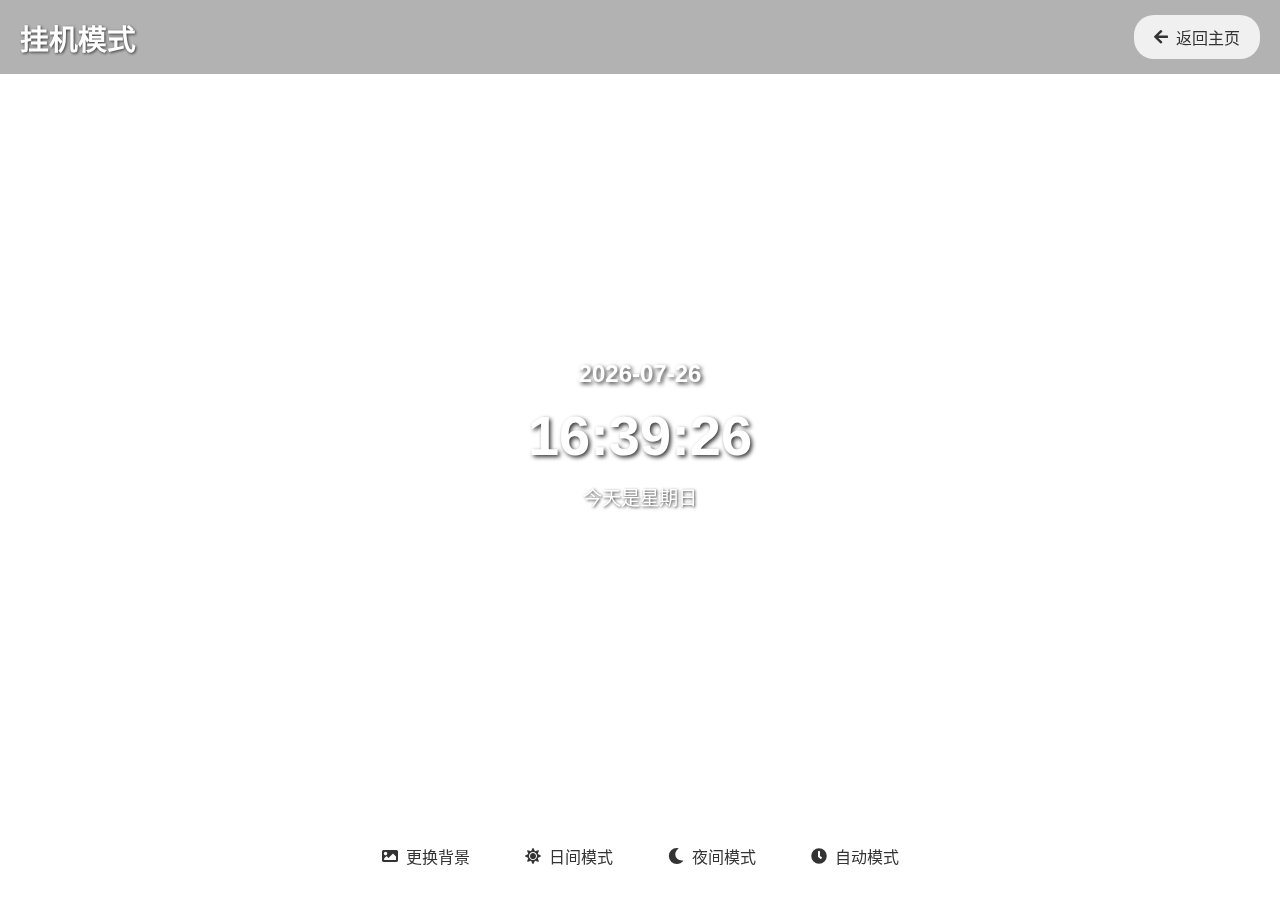
<file: idle.html>
<!DOCTYPE html>
<html lang="zh-CN">
<head>
    <meta charset="UTF-8">
    <meta name="viewport" content="width=device-width, initial-scale=1.0">
    <link rel="stylesheet" type="text/css" href="combined.css">
    <link rel="stylesheet" href="https://cdnjs.cloudflare.com/ajax/libs/font-awesome/5.15.4/css/all.min.css">
    <title>挂机模式 - Kyaru</title>
</head>
<body id="idleBody">
    <div class="idle-container">
        <div class="idle-header">
            <h1>挂机模式</h1>
            <button class="back-home-btn" onclick="window.location.href='index.html'">
                <i class="fa fa-arrow-left"></i> 返回主页
            </button>
        </div>

        <div class="clock-display">
            <div id="clockTime"></div>
        </div>

        <div class="idle-controls">
            <button class="change-bg-btn" onclick="changeBackground()">
                <i class="fa fa-image"></i> 更换背景
            </button>
            <button class="mode-btn" onclick="setDayMode()">
                <i class="fa fa-sun"></i> 日间模式
            </button>
            <button class="mode-btn" onclick="setNightMode()">
                <i class="fa fa-moon"></i> 夜间模式
            </button>
            <button class="mode-btn" onclick="setAutoMode()">
                <i class="fa fa-clock"></i> 自动模式
            </button>
        </div>

        <!-- 夜间模式遮罩 -->
        <div id="nightOverlay" class="night-overlay"></div>
    </div>

    <script>
        // 时钟功能
        let clockInterval = null;

        // 初始化
        document.addEventListener('DOMContentLoaded', function() {
            // 设置初始背景
            setInitialBackground();

            // 初始化时钟
            setAutoMode();
            getTime();
            clockInterval = setInterval(getTime, 1000);

            // 每小时检查一次模式
            setInterval(setAutoMode, 60 * 60 * 1000);
        });

        function setInitialBackground() {
            const idleBody = document.getElementById('idleBody');
            // 使用API获取随机背景图
            idleBody.style.backgroundImage = `url('https://t.alcy.cc/ycy')`;
            idleBody.style.backgroundSize = 'cover';
            idleBody.style.backgroundPosition = 'center';
            idleBody.style.backgroundRepeat = 'no-repeat';
            idleBody.style.backgroundAttachment = 'fixed';
        }

        function changeBackground() {
            const idleBody = document.getElementById('idleBody');
            // 添加随机参数确保每次获取不同的图片
            const randomParam = Math.random();
            idleBody.style.backgroundImage = `url('https://t.alcy.cc/ycy?r=${randomParam}')`;
        }

        function getTime() {
            var now = new Date();
            var year = now.getFullYear();
            var month = ('0' + (now.getMonth() + 1)).slice(-2);
            var day = ('0' + now.getDate()).slice(-2);
            var hours = ('0' + now.getHours()).slice(-2);
            var minutes = ('0' + now.getMinutes()).slice(-2);
            var seconds = ('0' + now.getSeconds()).slice(-2);

            var element = document.getElementById('clockTime');

            var str = "今天是星期";
            var week = now.getDay();
            var weekStr = ["日", "一", "二", "三", "四", "五", "六"][week];
            str += weekStr;

            element.innerHTML = '<h3>' + year + '-' + month + '-' + day + '</h3>' + 
                '<h1>' + hours + ':' + minutes + ':' + seconds + '</h1>' + 
                '<p>' + str + '</p>';
        }

        function setDayMode() {
            const nightOverlay = document.getElementById('nightOverlay');
            nightOverlay.classList.remove('active');
        }

        function setNightMode() {
            const nightOverlay = document.getElementById('nightOverlay');
            nightOverlay.classList.add('active');
        }

        function setAutoMode() {
            var now = new Date();
            var hours = now.getHours();
            if (hours > 18 || hours < 6) {
                setNightMode();
            } else {
                setDayMode();
            }
        }


    </script>
</body>
</html>
</file>
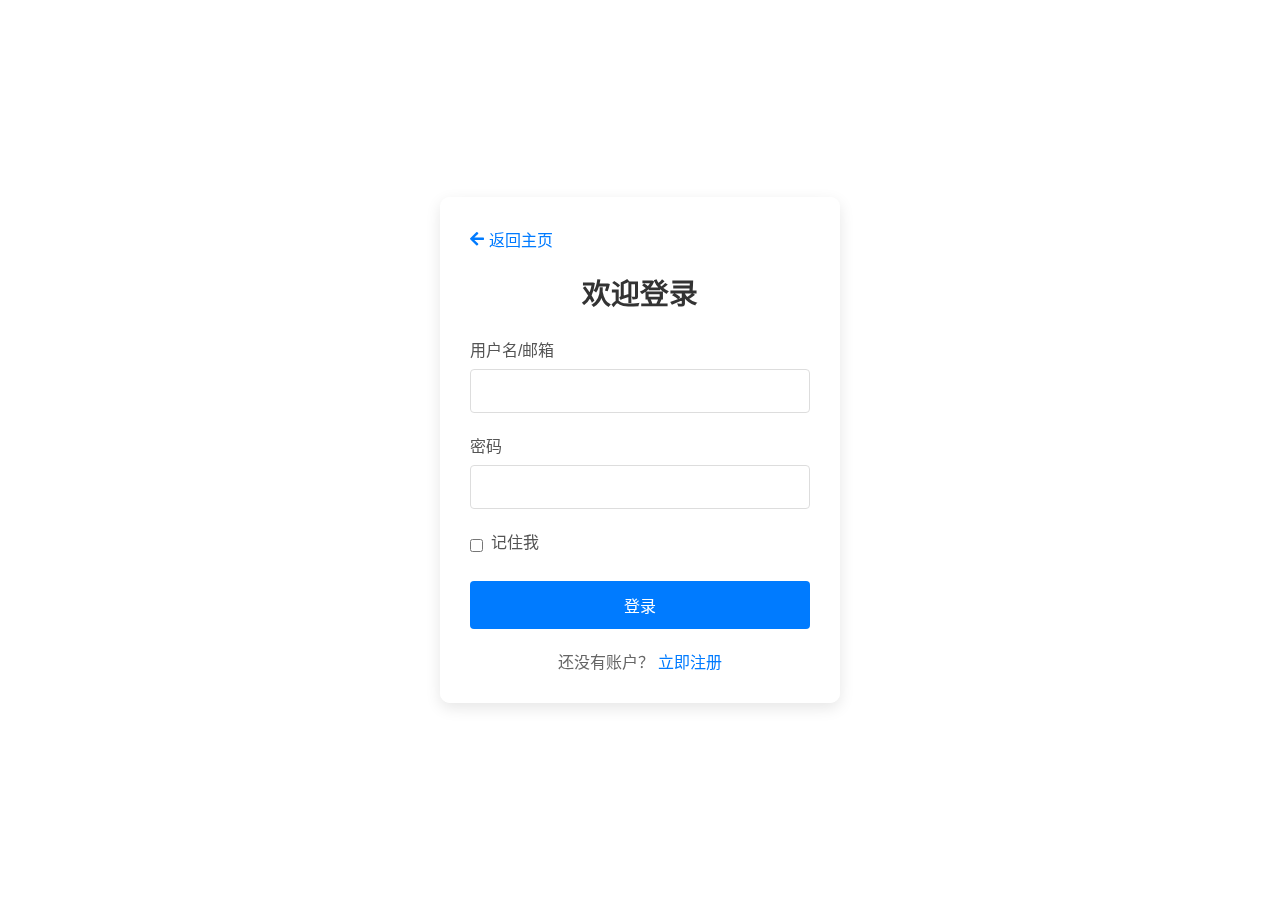
<file: login.html>
<!DOCTYPE html>
<html lang="zh-CN">
<head>
    <meta charset="UTF-8">
    <meta name="viewport" content="width=device-width, initial-scale=1.0">
    <link rel="stylesheet" type="text/css" href="combined.css">
    <link rel="stylesheet" href="https://cdnjs.cloudflare.com/ajax/libs/font-awesome/5.15.4/css/all.min.css">
    <title>用户登录</title>
    <script src="main.js"></script>
</head>
<body>
    <div class="login-container">
        <div class="login-form">
            <div class="back-to-home">
                <a href="index.html" class="home-btn"><i class="fa fa-arrow-left"></i> 返回主页</a>
            </div>
            <h2>欢迎登录</h2>
            <form>
                <div class="form-group">
                    <label for="username">用户名/邮箱</label>
                    <input type="text" id="username" name="username" required>
                </div>
                <div class="form-group">
                    <label for="password">密码</label>
                    <input type="password" id="password" name="password" required>
                </div>
                <div class="form-group remember-me">
                    <input type="checkbox" id="remember" name="remember">
                    <label for="remember">记住我</label>
                </div>
                <div class="form-group">
                    <button type="submit" class="login-submit-btn">登录</button>
                </div>
                <div class="register-link">
                    <p>还没有账户？ <a href="register.html">立即注册</a></p>
                </div>
            </form>
        </div>
    </div>
</body>
</html>
</file>
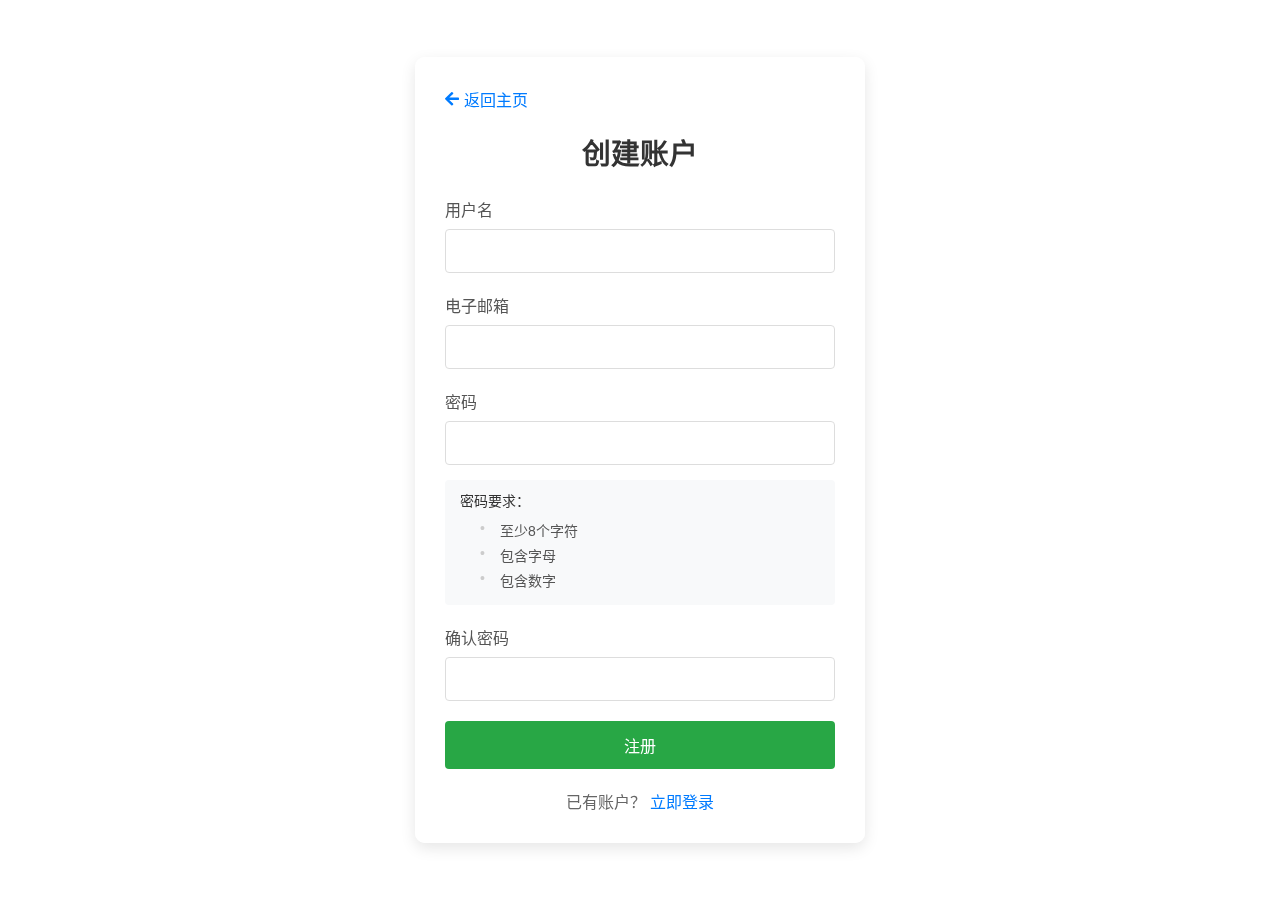
<file: register.html>
<!DOCTYPE html>
<html lang="zh-CN">
<head>
    <meta charset="UTF-8">
    <meta name="viewport" content="width=device-width, initial-scale=1.0">
    <link rel="stylesheet" type="text/css" href="combined.css">
    <link rel="stylesheet" href="https://cdnjs.cloudflare.com/ajax/libs/font-awesome/5.15.4/css/all.min.css">
    <title>用户注册</title>
    <script src="main.js"></script>

</head>
<body>
    <div class="register-container">
        <div class="register-form">
            <div class="back-to-home">
                <a href="index.html" class="home-btn"><i class="fa fa-arrow-left"></i> 返回主页</a>
            </div>
            <h2>创建账户</h2>
            <form id="registerForm">
                <div class="form-group">
                    <label for="username">用户名</label>
                    <input type="text" id="username" name="username" required>
                    <div class="validation-message" id="username-message"></div>
                </div>
                <div class="form-group">
                    <label for="email">电子邮箱</label>
                    <input type="email" id="email" name="email" required>
                    <div class="validation-message" id="email-message"></div>
                </div>
                <div class="form-group">
                    <label for="password">密码</label>
                    <input type="password" id="password" name="password" required>
                    <div class="validation-message" id="password-message"></div>
                    <div class="password-requirements">
                        <p>密码要求：</p>
                        <ul>
                            <li id="length-req">至少8个字符</li>
                            <li id="letter-req">包含字母</li>
                            <li id="number-req">包含数字</li>
                        </ul>
                    </div>
                </div>
                <div class="form-group">
                    <label for="confirm-password">确认密码</label>
                    <input type="password" id="confirm-password" name="confirm-password" required>
                    <div class="validation-message" id="confirm-password-message"></div>
                </div>
                <div class="form-group">
                    <button type="submit" class="register-submit-btn">注册</button>
                </div>
                <div class="login-link">
                    <p>已有账户？ <a href="login.html">立即登录</a></p>
                </div>
            </form>
        </div>
    </div>
    <script>
        // 模拟已存在的用户名
        const existingUsernames = ['admin', 'user', 'test', 'guest', 'demo'];

        document.addEventListener('DOMContentLoaded', function() {
            const registerForm = document.getElementById('registerForm');
            const usernameInput = document.getElementById('username');
            const emailInput = document.getElementById('email');
            const passwordInput = document.getElementById('password');
            const confirmPasswordInput = document.getElementById('confirm-password');

            // 用户名验证
            usernameInput.addEventListener('blur', function() {
                const username = this.value.trim();
                const usernameMessage = document.getElementById('username-message');

                if (username === '') {
                    usernameMessage.textContent = '用户名不能为空';
                    usernameMessage.className = 'validation-message';
                } else if (existingUsernames.includes(username)) {
                    usernameMessage.textContent = '用户名已存在';
                    usernameMessage.className = 'validation-message';
                } else {
                    usernameMessage.textContent = '用户名可用';
                    usernameMessage.className = 'validation-message success';
                }
            });

            // 邮箱验证
            emailInput.addEventListener('blur', function() {
                const email = this.value.trim();
                const emailMessage = document.getElementById('email-message');
                const emailRegex = /^[^\s@]+@[^\s@]+\.[^\s@]+$/;

                if (email === '') {
                    emailMessage.textContent = '邮箱不能为空';
                    emailMessage.className = 'validation-message';
                } else if (!emailRegex.test(email)) {
                    emailMessage.textContent = '请输入有效的邮箱地址';
                    emailMessage.className = 'validation-message';
                } else {
                    emailMessage.textContent = '邮箱格式正确';
                    emailMessage.className = 'validation-message success';
                }
            });

            // 密码验证
            passwordInput.addEventListener('input', function() {
                const password = this.value;
                const passwordMessage = document.getElementById('password-message');

                // 密码长度验证
                const lengthReq = document.getElementById('length-req');
                const hasValidLength = password.length >= 8;
                lengthReq.className = hasValidLength ? 'valid' : 'invalid';

                // 密码字母验证
                const letterReq = document.getElementById('letter-req');
                const hasLetter = /[a-zA-Z]/.test(password);
                letterReq.className = hasLetter ? 'valid' : 'invalid';

                // 密码数字验证
                const numberReq = document.getElementById('number-req');
                const hasNumber = /\d/.test(password);
                numberReq.className = hasNumber ? 'valid' : 'invalid';

                // 整体密码验证
                if (password === '') {
                    passwordMessage.textContent = '密码不能为空';
                    passwordMessage.className = 'validation-message';
                } else if (!hasValidLength || !hasLetter || !hasNumber) {
                    passwordMessage.textContent = '密码不符合要求';
                    passwordMessage.className = 'validation-message';
                } else {
                    passwordMessage.textContent = '密码强度良好';
                    passwordMessage.className = 'validation-message success';
                }

                // 如果确认密码已填写，检查密码是否匹配
                if (confirmPasswordInput.value) {
                    confirmPasswordInput.dispatchEvent(new Event('input'));
                }
            });

            // 确认密码验证
            confirmPasswordInput.addEventListener('input', function() {
                const confirmPassword = this.value;
                const password = passwordInput.value;
                const confirmPasswordMessage = document.getElementById('confirm-password-message');

                if (confirmPassword === '') {
                    confirmPasswordMessage.textContent = '请再次输入密码';
                    confirmPasswordMessage.className = 'validation-message';
                } else if (confirmPassword !== password) {
                    confirmPasswordMessage.textContent = '两次输入的密码不一致';
                    confirmPasswordMessage.className = 'validation-message';
                } else {
                    confirmPasswordMessage.textContent = '密码匹配';
                    confirmPasswordMessage.className = 'validation-message success';
                }
            });

            // 表单提交处理 - 使用main.js中的handleRegister函数
            // 移除本地表单提交处理，让main.js中的handleRegister函数接管
            registerForm.addEventListener('submit', function(e) {
                // 触发所有验证
                usernameInput.dispatchEvent(new Event('blur'));
                emailInput.dispatchEvent(new Event('blur'));
                passwordInput.dispatchEvent(new Event('input'));
                confirmPasswordInput.dispatchEvent(new Event('input'));

                // 检查所有验证是否通过
                const usernameValid = document.getElementById('username-message').classList.contains('success');
                const emailValid = document.getElementById('email-message').classList.contains('success');
                const passwordValid = document.getElementById('password-message').classList.contains('success');
                const confirmPasswordValid = document.getElementById('confirm-password-message').classList.contains('success');

                // 如果验证未通过，阻止表单提交
                if (!usernameValid || !emailValid || !passwordValid || !confirmPasswordValid) {
                    e.preventDefault();
                    alert('请检查表单中的错误');
                    return false;
                }
                // 如果验证通过，让main.js中的handleRegister函数处理
            });
        });
    </script>
</body>
</html>
</file>
<file: combined.css>
/* 全局样式 */
* {
    margin: 0;
    padding: 0;
    box-sizing: border-box;
    font-family: Arial, sans-serif;
}

/* 背景样式 */
body {
    background: url("https://t.alcy.cc/ycy") center/cover no-repeat fixed;
    min-height: 100vh;
}

/* 添加半透明遮罩，提高内容可读性 */
body::after {
    content: "";
    position: fixed;
    top: 0;
    left: 0;
    width: 100%;
    height: 100%;
    background-color: rgba(255, 255, 255, 0.7);
    z-index: -1;
    pointer-events: none;
}

/* 顶部导航栏样式 */
.head {
    overflow: hidden;
    background-color: #f8f9fa;
    box-shadow: 0 2px 4px rgba(0,0,0,0.08);
    border-bottom: 1px solid #e7e7e7;
    padding: 0 20px;
    height: 60px;
    display: flex;
    align-items: center;
    justify-content: space-between;
    position: relative;
    z-index: 100;
}

.logo {
    float: left;
    padding: 5px 10px;
    display: flex;
    align-items: center;
}

.logo a {
    display: flex;
    align-items: center;
    text-decoration: none;
}

.logo img {
    height: 36px;
    width: auto;
}

.nav {
    display: flex;
    align-items: center;
}

/* 设置导航栏的链接样式 */
.head a {
    display: block;
    color: #333;
    text-align: center;
    padding: 8px 16px;
    text-decoration: none;
    font-size: 18px;
    font-weight: 500;
    border-radius: 4px;
    transition: all 0.3s ease;
    margin-right: 5px;
}

/* 在悬停时更改链接的颜色 */
.head a:hover {
    background-color: #e9ecef;
    color: #007bff;
}

/* 突出显示当前选中的元素 */
.head a.active {
    background-color: #007bff;
    color: white;
}

/* 搜索容器样式 */
.search-container {
    display: flex;
    align-items: center;
    flex: 1;
    justify-content: center;
}

/* 搜索输入框样式 */
.search-container input[type=text] {
    padding: 8px 12px;
    border: 1px solid #ddd;
    border-radius: 20px 0 0 20px;
    outline: none;
    font-size: 16px;
    width: 200px;
    transition: all 0.3s ease;
}

.search-container input[type=text]:focus {
    border-color: #007bff;
    width: 250px;
}

/* 搜索按钮样式 */
.search-container button {
    padding: 8px 12px;
    background: #007bff;
    color: white;
    border: none;
    border-radius: 0 20px 20px 0;
    cursor: pointer;
    font-size: 16px;
    margin-left: -1px;
    transition: all 0.3s ease;
}

.search-container button:hover {
    background: #0056b3;
}

/* 认证按钮容器样式 */
.auth-buttons {
    display: flex;
    align-items: center;
    margin-left: 15px;
}

/* 登录按钮样式 */
.login-btn {
    padding: 8px 16px;
    background: transparent;
    color: #007bff;
    border: 1px solid #007bff;
    border-radius: 4px;
    cursor: pointer;
    font-size: 16px;
    margin-right: 10px;
    transition: all 0.3s ease;
}

.login-btn:hover {
    background: #007bff;
    color: white;
}

/* 注册按钮样式 */
.register-btn {
    padding: 8px 16px;
    background: #007bff;
    color: white;
    border: none;
    border-radius: 4px;
    cursor: pointer;
    font-size: 16px;
    transition: all 0.3s ease;
}

.register-btn:hover {
    background: #0056b3;
}

/* 用户系统样式 */
.user-system {
    display: flex;
    align-items: center;
    margin-left: 0;
    margin-right: auto;
}

/* 用户中心样式 */
.user-center {
    display: flex;
    align-items: center;
    margin-left: 10px;
    position: relative;
    z-index: 100;
    max-width: 300px;
}

.user-info-display {
    display: flex;
    align-items: center;
    padding: 5px 8px;
    border-radius: 4px;
    background-color: rgba(0, 0, 0, 0.03);
    transition: background-color 0.3s ease;
    width: 100%;
}

.user-info-display:hover {
    background-color: rgba(0, 0, 0, 0.05);
}

.user-avatar {
    width: 32px;
    height: 32px;
    border-radius: 50%;
    overflow: hidden;
    margin-right: 8px;
    border: 2px solid #f0f0f0;
    flex-shrink: 0;
}

.user-avatar img {
    width: 100%;
    height: 100%;
    object-fit: cover;
}

.user-details {
    display: flex;
    flex-direction: column;
    margin-right: 5px;
    flex: 1;
    min-width: 0;
}

.user-name {
    font-weight: 500;
    color: #333;
    margin-bottom: 2px;
    font-size: 14px;
    white-space: nowrap;
    overflow: hidden;
    text-overflow: ellipsis;
}

.user-stats {
    display: flex;
    flex-direction: column;
}

.user-level {
    font-size: 11px;
    font-weight: bold;
    color: #333;
    margin-bottom: 2px;
}

.user-exp {
    font-size: 11px;
    color: #666;
    display: flex;
    flex-direction: column;
}

.exp-bar {
    width: 100px;
    height: 5px;
    background-color: #f0f0f0;
    border-radius: 3px;
    margin-top: 2px;
    overflow: hidden;
}

.exp-progress {
    height: 100%;
    background-color: #4caf50;
    width: 0%;
    transition: width 0.5s ease;
}

.user-actions {
    display: flex;
    align-items: center;
    margin-left: 5px;
}

.action-btn {
    display: flex;
    align-items: center;
    justify-content: center;
    width: 28px;
    height: 28px;
    border-radius: 50%;
    margin-left: 3px;
    color: #555;
    background-color: rgba(0, 0, 0, 0.05);
    transition: all 0.3s ease;
    flex-shrink: 0;
    text-decoration: none;
}

.action-btn:hover {
    color: #333;
    background-color: rgba(0, 0, 0, 0.1);
}

/* 顶部签到按钮样式 */
.checkin-top {
    margin-left: 15px;
}

.checkin-btn-top {
    display: flex;
    align-items: center;
    background-color: #4caf50;
    color: white;
    border: none;
    border-radius: 4px;
    padding: 8px 15px;
    font-size: 14px;
    cursor: pointer;
    transition: all 0.3s ease;
}

.checkin-btn-top i {
    margin-right: 5px;
}

.checkin-btn-top:hover {
    background-color: #45a049;
}

.checkin-btn-top:disabled {
    background-color: #cccccc;
    cursor: not-allowed;
}

/* 挂机按钮样式 */
.idle-top {
    margin-left: 10px;
    display: flex;
    align-items: center;
}

.idle-btn-top {
    display: flex;
    align-items: center;
    background-color: #6c757d;
    color: white;
    border: none;
    border-radius: 4px;
    padding: 8px 15px;
    font-size: 14px;
    cursor: pointer;
    transition: all 0.3s ease;
}

.idle-btn-top i {
    margin-right: 5px;
}

.idle-btn-top:hover {
    background-color: #5a6268;
}

.idle-btn-top.active {
    background-color: #17a2b8;
}

.idle-btn-top.active:hover {
    background-color: #138496;
}

/* 挂机时钟界面样式 */
.clock-modal {
    display: none;
    position: fixed;
    z-index: 1000;
    left: 0;
    top: 0;
    width: 100%;
    height: 100%;
    overflow: auto;
    background-color: rgba(0, 0, 0, 0.8);
}

.clock-content {
    background-color: white;
    margin: 10% auto;
    padding: 20px;
    border: 1px solid #888;
    width: 80%;
    max-width: 500px;
    border-radius: 10px;
    box-shadow: 0 5px 15px rgba(0, 0, 0, 0.3);
    position: relative;
    transition: background-color 0.3s ease, color 0.3s ease;
}

.clock-content.night-mode {
    background-color: #1a1a1a;
    color: white;
}

.close-clock {
    color: #aaa;
    float: right;
    font-size: 28px;
    font-weight: bold;
    cursor: pointer;
    position: absolute;
    right: 15px;
    top: 10px;
}

.close-clock:hover,
.close-clock:focus {
    color: black;
    text-decoration: none;
    cursor: pointer;
}

.clock-content.night-mode .close-clock:hover,
.clock-content.night-mode .close-clock:focus {
    color: white;
}

#clockTitle {
    text-align: center;
    margin-top: 0;
}

#clockTime {
    text-align: center;
    margin: 20px 0;
    font-size: 24px;
}

#clockTime h3 {
    font-size: 1.2rem;
    margin: 0 0 10px 0;
}

#clockTime h1 {
    font-size: 2.5rem;
    margin: 0 0 10px 0;
}

#clockTime p {
    margin: 0;
}

.clock-buttons {
    display: flex;
    justify-content: center;
    gap: 10px;
    margin: 15px 0;
}

.clock-buttons button {
    padding: 10px 15px;
    background-color: #4CAF50;
    color: white;
    border: none;
    border-radius: 4px;
    cursor: pointer;
    transition: background-color 0.3s ease;
}

.clock-buttons button:hover {
    background-color: #45a049;
}

.countdown-display {
    text-align: center;
    margin-top: 20px;
    font-size: 1.5rem;
    font-weight: bold;
}

/* 挂机页面样式 */
#idleBody {
    margin: 0;
    padding: 0;
    min-height: 100vh;
    font-family: Arial, sans-serif;
    color: #333;
    transition: background-image 0.5s ease;
}

.idle-container {
    display: flex;
    flex-direction: column;
    align-items: center;
    justify-content: center;
    min-height: 100vh;
    padding: 20px;
    position: relative;
    z-index: 1;
}

.idle-header {
    position: fixed;
    top: 0;
    left: 0;
    right: 0;
    display: flex;
    justify-content: space-between;
    align-items: center;
    padding: 15px 20px;
    z-index: 100;
    background-color: rgba(0, 0, 0, 0.3);
    backdrop-filter: blur(5px);
}

.idle-header h1 {
    font-size: 1.8rem;
    margin: 0;
    color: #fff;
    text-shadow: 1px 1px 3px rgba(0, 0, 0, 0.7);
}

.back-home-btn {
    background-color: rgba(255, 255, 255, 0.8);
    color: #333;
    border: none;
    border-radius: 20px;
    padding: 10px 20px;
    font-size: 16px;
    cursor: pointer;
    transition: background-color 0.3s ease;
    display: flex;
    align-items: center;
    gap: 8px;
}

.back-home-btn:hover {
    background-color: rgba(255, 255, 255, 1);
}

.clock-display {
    background-color: transparent;
    padding: 30px 50px;
    border-radius: 15px;
    margin-bottom: 30px;
    text-align: center;
    min-width: 300px;
}

.clock-display h3 {
    font-size: 1.5rem;
    margin: 0 0 15px 0;
    color: #fff;
    text-shadow: 2px 2px 4px rgba(0, 0, 0, 0.8);
}

.clock-display h1 {
    font-size: 3.5rem;
    margin: 0 0 15px 0;
    color: #fff;
    text-shadow: 2px 2px 4px rgba(0, 0, 0, 0.8);
}

.clock-display p {
    font-size: 1.2rem;
    margin: 0;
    color: #fff;
    text-shadow: 1px 1px 3px rgba(0, 0, 0, 0.8);
}

/* 夜间模式遮罩 */
.night-overlay {
    position: fixed;
    top: 0;
    left: 0;
    width: 100%;
    height: 100%;
    background-color: rgba(0, 0, 0, 0.5);
    pointer-events: none;
    opacity: 0;
    transition: opacity 0.5s ease;
    z-index: 10;
}

.night-overlay.active {
    opacity: 1;
}

#clockTime h3 {
    font-size: 1.5rem;
    margin: 0 0 15px 0;
}

#clockTime h1 {
    font-size: 3.5rem;
    margin: 0 0 15px 0;
}

#clockTime p {
    font-size: 1.2rem;
    margin: 0;
}

.idle-controls {
    position: fixed;
    bottom: 20px;
    left: 0;
    right: 0;
    display: flex;
    flex-wrap: wrap;
    justify-content: center;
    gap: 15px;
    z-index: 100;
}

.change-bg-btn,
.mode-btn {
    background-color: rgba(255, 255, 255, 0.8);
    color: #333;
    border: none;
    border-radius: 25px;
    padding: 12px 20px;
    font-size: 16px;
    cursor: pointer;
    transition: all 0.3s ease;
    display: flex;
    align-items: center;
    gap: 8px;
    backdrop-filter: blur(5px);
}

.change-bg-btn:hover,
.mode-btn:hover {
    background-color: rgba(255, 255, 255, 1);
    transform: translateY(-2px);
    box-shadow: 0 3px 10px rgba(0, 0, 0, 0.2);
}

.countdown-section {
    background-color: rgba(255, 255, 255, 0.9);
    padding: 20px 30px;
    border-radius: 15px;
    box-shadow: 0 5px 15px rgba(0, 0, 0, 0.2);
    text-align: center;
    transition: background-color 0.3s ease, color 0.3s ease;
}

.countdown-section.night-mode {
    background-color: rgba(0, 0, 0, 0.8);
    color: #fff;
}

.countdown-btn {
    background-color: #4CAF50;
    color: white;
    border: none;
    border-radius: 20px;
    padding: 10px 20px;
    font-size: 16px;
    cursor: pointer;
    transition: background-color 0.3s ease;
    display: inline-flex;
    align-items: center;
    gap: 8px;
}

.countdown-btn:hover {
    background-color: #45a049;
}

/* 轮播图容器样式 */
.carousel-container {
    position: relative;
    width: 100%;
    max-width: 1200px;
    margin: 30px auto;
    overflow: hidden;
    border-radius: 8px;
    box-shadow: 0 4px 12px rgba(0, 0, 0, 0.1);
}

/* 轮播图样式 */
.carousel {
    position: relative;
    width: 100%;
    height: 500px;
    overflow: hidden;
}

.carousel-item {
    position: absolute;
    top: 0;
    left: 0;
    width: 100%;
    height: 100%;
    opacity: 0;
    transition: opacity 0.6s ease-in-out;
}

.carousel-item.active {
    opacity: 1;
}

.carousel-item a {
    display: block;
    width: 100%;
    height: 100%;
    text-decoration: none;
    color: inherit;
    position: relative;
    z-index: 5;
    pointer-events: auto;
}

.carousel-item img {
    width: 100%;
    height: 100%;
    object-fit: cover;
}

/* 轮播图标题样式 */
.carousel-caption {
    position: absolute;
    bottom: 30px;
    left: 0;
    right: 0;
    background: rgba(0, 0, 0, 0.5);
    color: white;
    padding: 20px;
    text-align: center;
}

.carousel-caption h3 {
    margin: 0 0 10px 0;
    font-size: 24px;
}

.carousel-caption p {
    margin: 0;
    font-size: 16px;
}

/* 轮播控制按钮样式 */
.carousel-control {
    position: absolute;
    top: 50%;
    transform: translateY(-50%);
    width: 40px;
    height: 40px;
    background: rgba(0, 0, 0, 0.5);
    color: white;
    border: none;
    border-radius: 50%;
    cursor: pointer;
    font-size: 18px;
    display: flex;
    align-items: center;
    justify-content: center;
    transition: all 0.3s ease;
    z-index: 10;
}

.carousel-control:hover {
    background: rgba(0, 0, 0, 0.8);
}

.prev {
    left: 10px;
}

.next {
    right: 10px;
}

/* 轮播指示器样式 */
.carousel-indicators {
    position: absolute;
    bottom: 20px;
    left: 50%;
    transform: translateX(-50%);
    display: flex;
    gap: 10px;
    z-index: 10;
}

.indicator {
    width: 12px;
    height: 12px;
    border-radius: 50%;
    background: rgba(255, 255, 255, 0.5);
    cursor: pointer;
    transition: all 0.3s ease;
}

.indicator.active {
    background: white;
    width: 30px;
    border-radius: 6px;
}

/* 内容区域样式 */
.content-section {
    padding: 40px 20px;
    text-align: center;
    max-width: 800px;
    margin: 0 auto;
}

.container {
    padding: 0 20px;
}

.content-section h2 {
    margin-bottom: 20px;
    color: #333;
}

.content-section p {
    margin-bottom: 15px;
    color: #666;
    line-height: 1.6;
}

/* 关于部分样式 */
.about-section {
    padding: 60px 0;
    background-color: rgba(255, 255, 255, 0.85);
    margin-top: 20px;
    border-radius: 10px;
    box-shadow: 0 5px 15px rgba(0, 0, 0, 0.1);
}

.about-section .container {
    max-width: 1200px;
    margin: 0 auto;
    padding: 0 20px;
}

.about-section h2 {
    text-align: center;
    margin-bottom: 40px;
    color: #333;
    font-size: 2.5rem;
}

.content-area {
    display: flex;
    flex-direction: column;
    align-items: center;
    margin-bottom: 40px;
    padding: 20px;
    border-radius: 8px;
    background-color: #fff;
    box-shadow: 0 3px 10px rgba(0, 0, 0, 0.1);
    transition: transform 0.3s ease;
}

.content-area:hover {
    transform: translateY(-5px);
}

.content-area img {
    max-width: 200px;
    height: auto;
    margin-bottom: 20px;
    border-radius: 10px;
}

.content-title {
    font-size: 1.8rem;
    margin-bottom: 20px;
    color: #333;
}

.content-text {
    text-align: center;
    max-width: 800px;
    line-height: 1.6;
}

.content-text p {
    margin-bottom: 15px;
}

.content-text ul {
    text-align: left;
    margin-top: 20px;
    padding-left: 20px;
}

.content-text li {
    margin-bottom: 10px;
}

/* 搜索结果浮动框架样式 */
.search-results {
    position: fixed;
    top: 60px;
    left: 0;
    right: 0;
    bottom: 0;
    background-color: rgba(255, 255, 255, 0.95);
    z-index: 1000;
    display: flex;
    flex-direction: column;
}

.search-header {
    display: flex;
    justify-content: space-between;
    align-items: center;
    padding: 15px 20px;
    background-color: #f8f9fa;
    border-bottom: 1px solid #e7e7e7;
}

.search-header h3 {
    margin: 0;
    color: #333;
}

.close-search {
    background: none;
    border: none;
    font-size: 18px;
    color: #666;
    cursor: pointer;
    padding: 5px;
    transition: color 0.3s ease;
}

.close-search:hover {
    color: #333;
}

#searchFrame {
    flex: 1;
    width: 100%;
    border: none;
}

/* 返回主页按钮样式 */
.back-to-home {
    margin-bottom: 20px;
}

.home-btn {
    display: inline-flex;
    align-items: center;
    color: #007bff;
    text-decoration: none;
    font-size: 16px;
    transition: color 0.3s ease;
}

.home-btn i {
    margin-right: 5px;
}

.home-btn:hover {
    color: #0056b3;
}

/* 搜索操作区域样式 */
.search-actions {
    display: flex;
    align-items: center;
    gap: 15px;
}

.search-actions .home-btn {
    background: none;
    border: none;
    color: #007bff;
    cursor: pointer;
    font-size: 16px;
    padding: 5px 10px;
    border-radius: 4px;
    transition: all 0.3s ease;
}

.search-actions .home-btn:hover {
    background-color: rgba(0, 123, 255, 0.1);
    color: #0056b3;
}

/* 用户信息和退出按钮样式 */
.user-info {
    display: flex;
    align-items: center;
    margin-left: 15px;
}

.user-info span {
    margin-right: 15px;
    color: #333;
    font-weight: 500;
}

.logout-btn {
    padding: 8px 16px;
    background: #dc3545;
    color: white;
    border: none;
    border-radius: 4px;
    cursor: pointer;
    font-size: 16px;
    transition: all 0.3s ease;
}

.logout-btn:hover {
    background: #c82333;
}

/* 错误消息样式 */
.error-message {
    background-color: #f8d7da;
    color: #721c24;
    padding: 10px 15px;
    border-radius: 4px;
    margin-bottom: 20px;
    display: none;
    border: 1px solid #f5c6cb;
}

/* 登录表单样式 */
.login-container {
    display: flex;
    justify-content: center;
    align-items: center;
    min-height: 100vh;
    padding: 20px;
}

.login-form {
    background-color: rgba(255, 255, 255, 0.9);
    padding: 30px;
    border-radius: 10px;
    box-shadow: 0 5px 15px rgba(0, 0, 0, 0.1);
    width: 100%;
    max-width: 400px;
}

.login-form h2 {
    text-align: center;
    margin-bottom: 25px;
    color: #333;
    font-size: 1.8rem;
}

.form-group {
    margin-bottom: 20px;
}

.form-group label {
    display: block;
    margin-bottom: 8px;
    color: #555;
    font-weight: 500;
}

.form-group input[type="text"],
.form-group input[type="password"],
.form-group input[type="email"] {
    width: 100%;
    padding: 12px 15px;
    border: 1px solid #ddd;
    border-radius: 4px;
    font-size: 16px;
    transition: border-color 0.3s ease;
}

.form-group input:focus {
    border-color: #007bff;
    outline: none;
}

.remember-me {
    display: flex;
    align-items: center;
}

.remember-me input[type="checkbox"] {
    margin-right: 8px;
}

.login-submit-btn {
    width: 100%;
    padding: 12px;
    background-color: #007bff;
    color: white;
    border: none;
    border-radius: 4px;
    font-size: 16px;
    font-weight: 500;
    cursor: pointer;
    transition: background-color 0.3s ease;
}

.login-submit-btn:hover {
    background-color: #0056b3;
}

.register-link {
    text-align: center;
    margin-top: 20px;
    color: #666;
}

.register-link a {
    color: #007bff;
    text-decoration: none;
    font-weight: 500;
}

.register-link a:hover {
    text-decoration: underline;
}

/* 注册表单样式 */
.register-container {
    display: flex;
    justify-content: center;
    align-items: center;
    min-height: 100vh;
    padding: 20px;
}

.register-form {
    background-color: rgba(255, 255, 255, 0.9);
    padding: 30px;
    border-radius: 10px;
    box-shadow: 0 5px 15px rgba(0, 0, 0, 0.1);
    width: 100%;
    max-width: 450px;
}

.register-form h2 {
    text-align: center;
    margin-bottom: 25px;
    color: #333;
    font-size: 1.8rem;
}

.register-submit-btn {
    width: 100%;
    padding: 12px;
    background-color: #28a745;
    color: white;
    border: none;
    border-radius: 4px;
    font-size: 16px;
    font-weight: 500;
    cursor: pointer;
    transition: background-color 0.3s ease;
}

.register-submit-btn:hover {
    background-color: #218838;
}

.login-link {
    text-align: center;
    margin-top: 20px;
    color: #666;
}

.login-link a {
    color: #007bff;
    text-decoration: none;
    font-weight: 500;
}

.login-link a:hover {
    text-decoration: underline;
}

/* 密码要求样式 */
.password-requirements {
    margin-top: 15px;
    padding: 10px 15px;
    background-color: #f8f9fa;
    border-radius: 4px;
    font-size: 14px;
}

.password-requirements p {
    margin: 0 0 10px 0;
    font-weight: 500;
    color: #333;
}

.password-requirements ul {
    margin: 0;
    padding-left: 20px;
}

.password-requirements li {
    margin-bottom: 5px;
    color: #555;
    list-style-type: none;
    position: relative;
    padding-left: 20px;
}

.password-requirements li:before {
    content: "•";
    color: #ccc;
    position: absolute;
    left: 0;
}

.password-requirements li.valid {
    color: #28a745;
}

.password-requirements li.valid:before {
    content: "✓";
    color: #28a745;
}

/* 响应式设计 */
@media screen and (max-width: 768px) {
    .carousel {
        height: 300px;
    }

    .carousel-caption h3 {
        font-size: 20px;
    }

    .carousel-caption p {
        font-size: 14px;
    }

    .carousel-control {
        width: 30px;
        height: 30px;
        font-size: 14px;
    }

    .about-section {
        padding: 40px 0;
    }

    .about-section h2 {
        font-size: 2rem;
    }

    .content-area img {
        max-width: 150px;
    }

    .content-title {
        font-size: 1.5rem;
    }

    .user-center {
        max-width: 250px;
    }

    .exp-bar {
        width: 80px;
    }

    .user-details {
        margin-right: 3px;
    }
}

@media screen and (max-width: 600px) {
    .head {
        flex-direction: column;
        height: auto;
        padding: 10px;
    }

    .logo, .nav, .search-container {
        width: 100%;
        margin: 5px 0;
    }

    .logo {
        justify-content: center;
    }

    .nav {
        justify-content: center;
        margin-left: 0;
    }

    .search-container {
        margin-left: 0;
        margin-right: 0;
        justify-content: center;
    }

    .search-container input[type=text] {
        width: 70%;
        border-radius: 20px;
    }

    .search-container button {
        border-radius: 20px;
        margin-left: 5px;
    }

    .auth-buttons {
        margin-left: 0;
        justify-content: center;
        margin-top: 10px;
    }

    .login-btn, .register-btn {
        margin: 0 5px;
    }

    .head a {
        float: none;
        display: inline-block;
        margin: 0 5px;
    }

    .user-center {
        max-width: 200px;
        margin-left: 5px;
    }

    .user-avatar {
        width: 28px;
        height: 28px;
        margin-right: 5px;
    }

    .user-name {
        font-size: 12px;
    }

    .user-level, .user-exp {
        font-size: 10px;
    }

    .exp-bar {
        width: 60px;
    }

    .action-btn {
        width: 24px;
        height: 24px;
        margin-left: 2px;
    }
}
</file>
